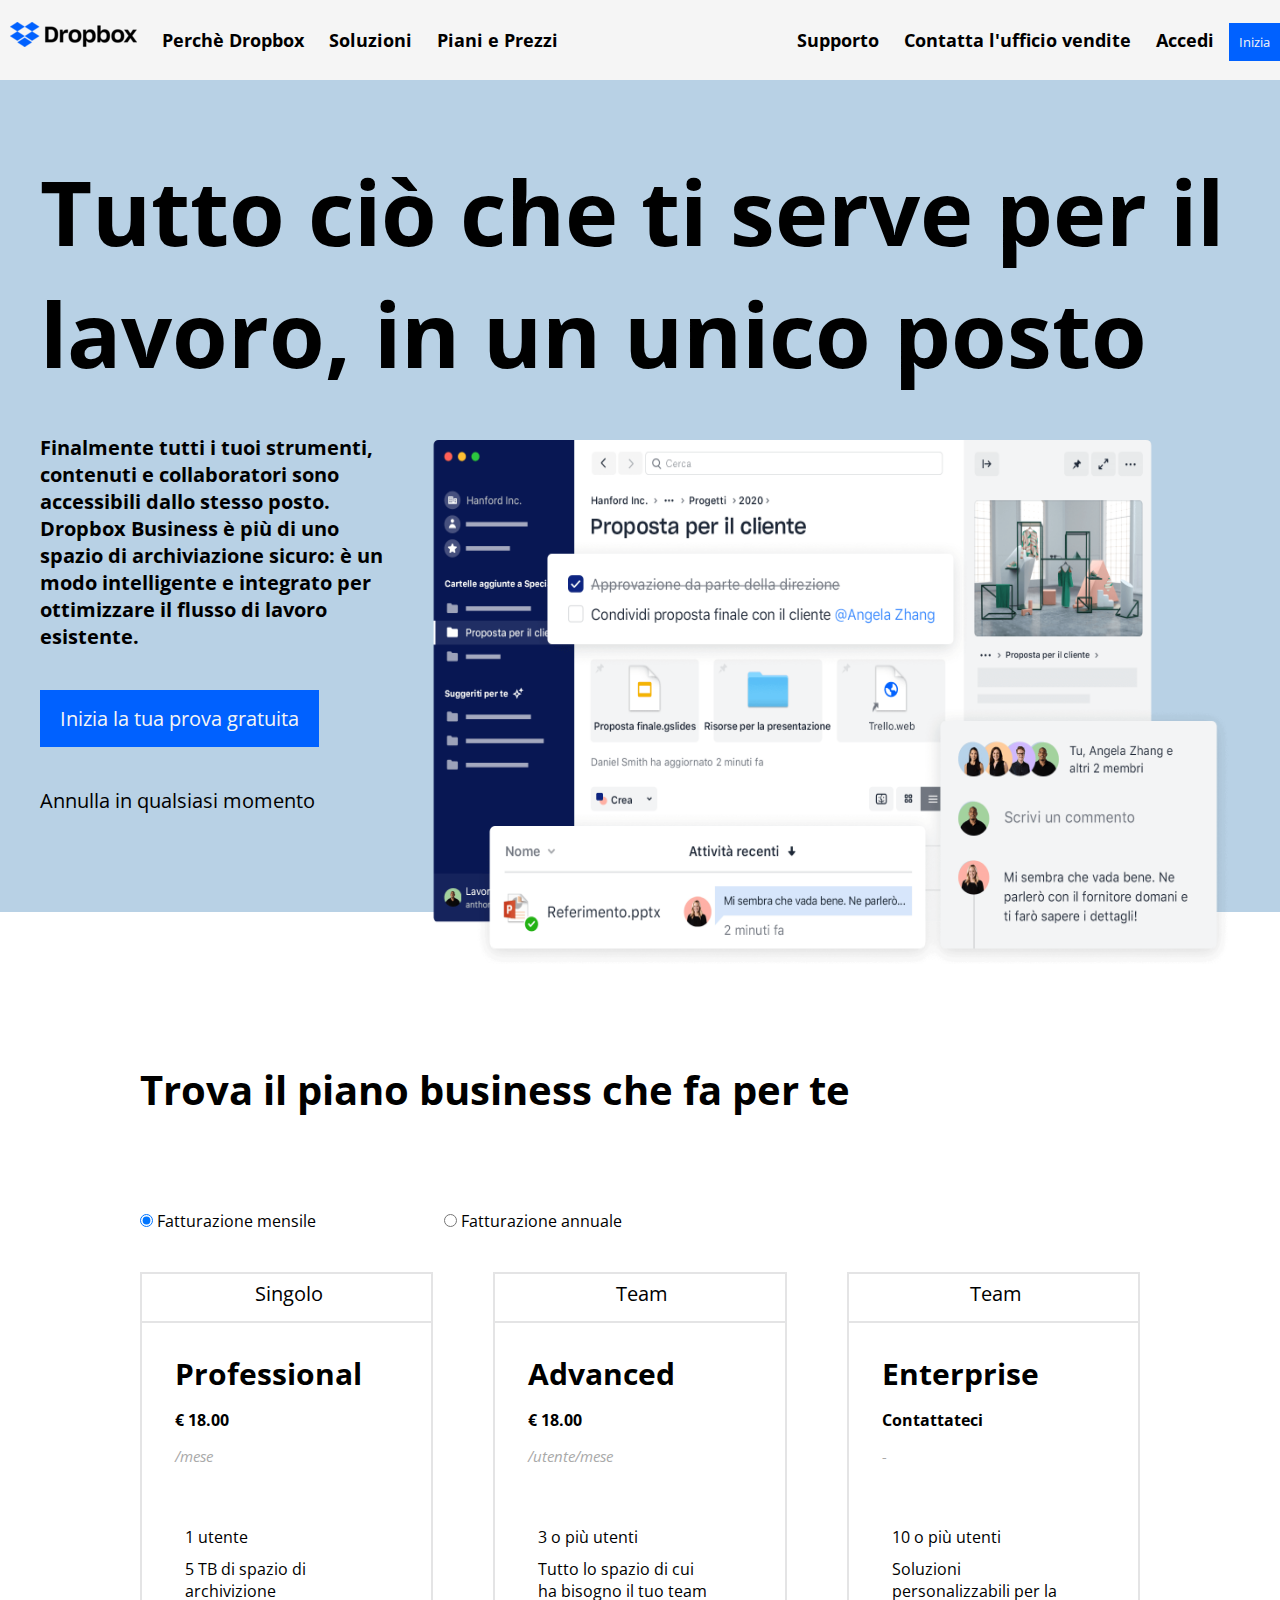
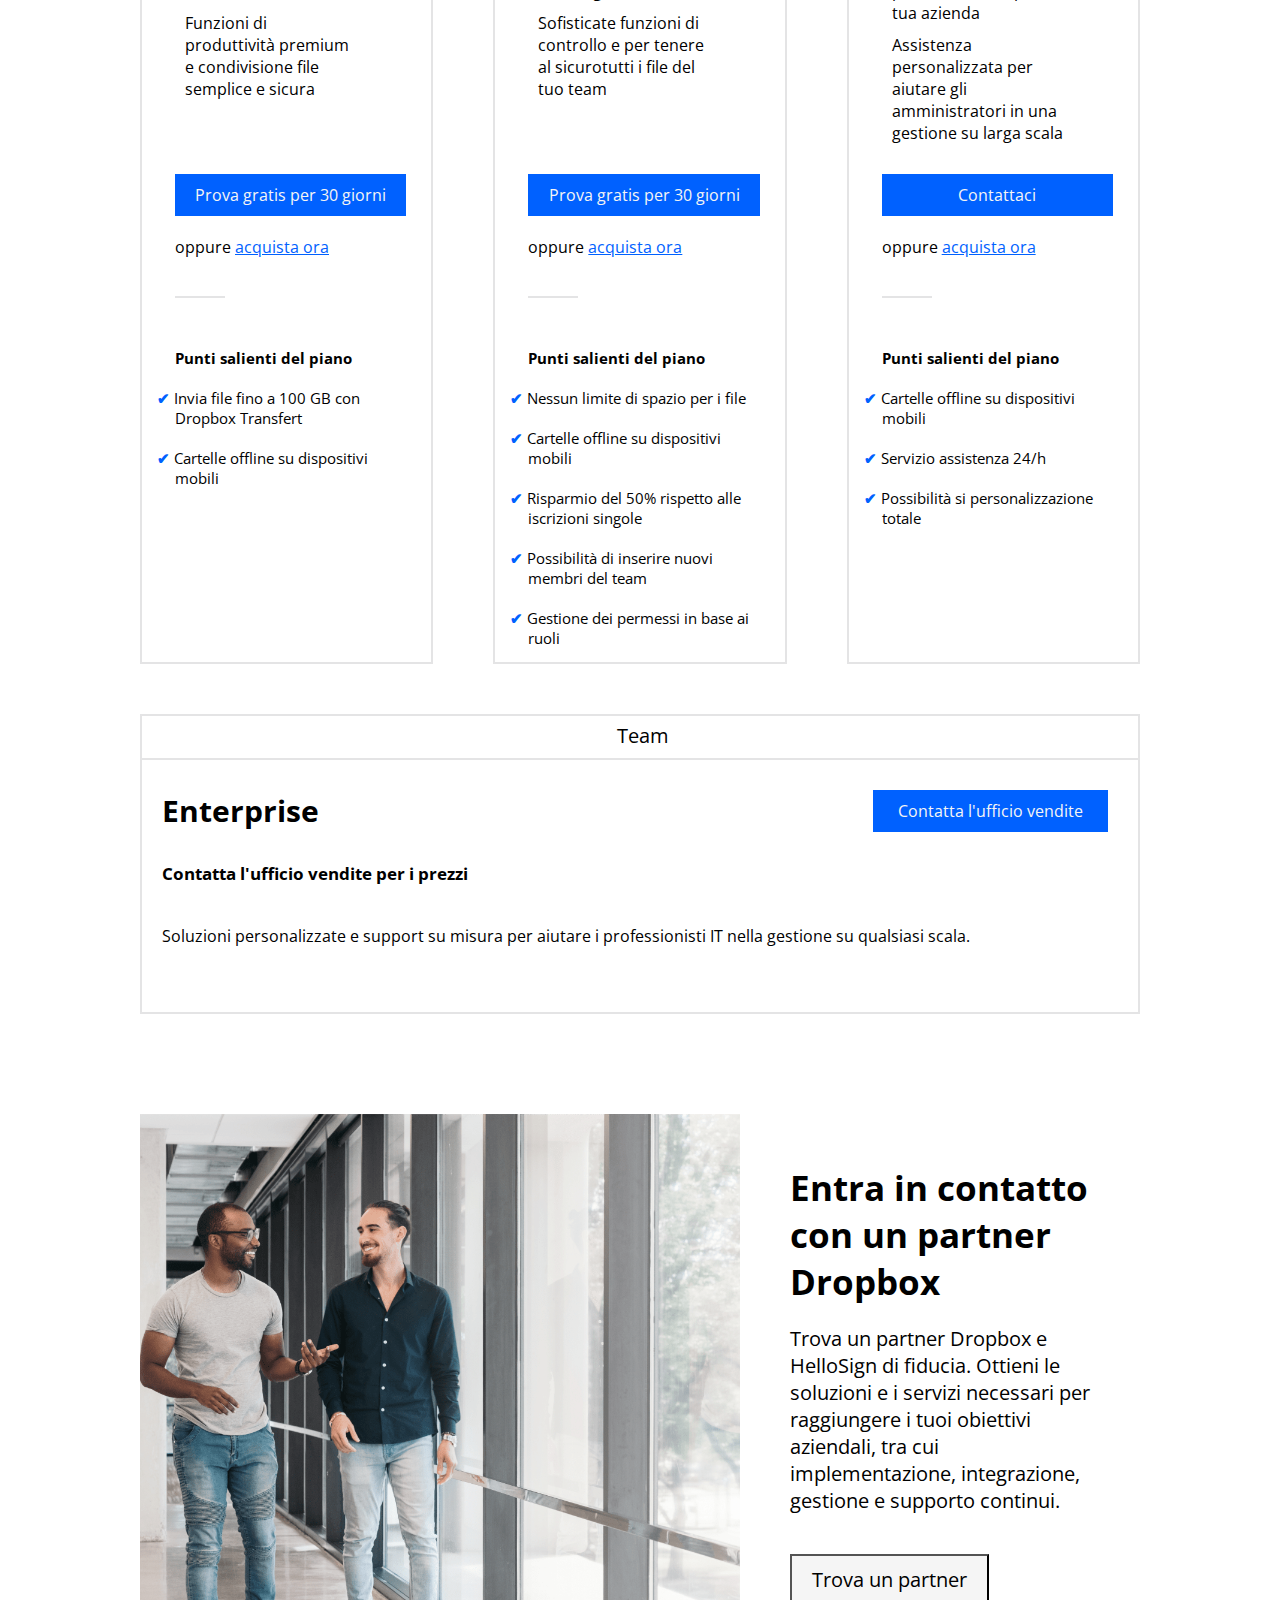
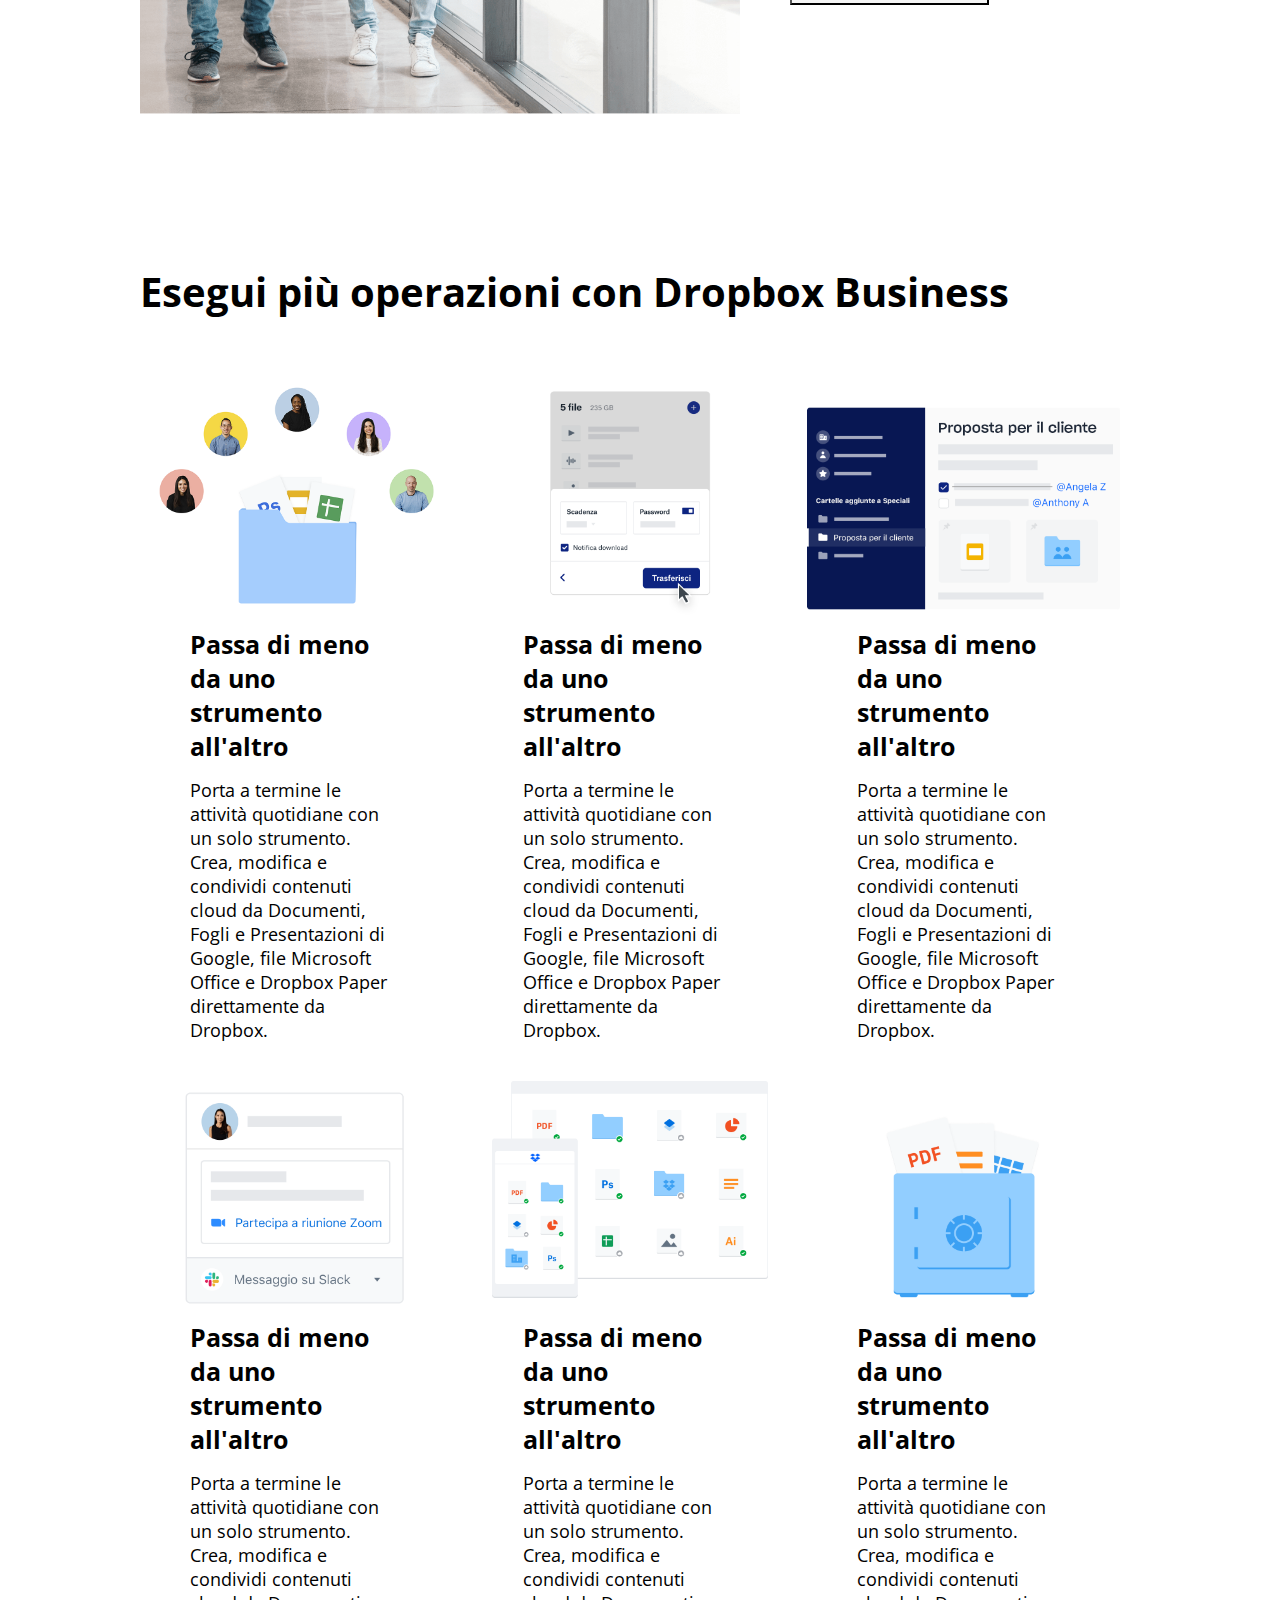
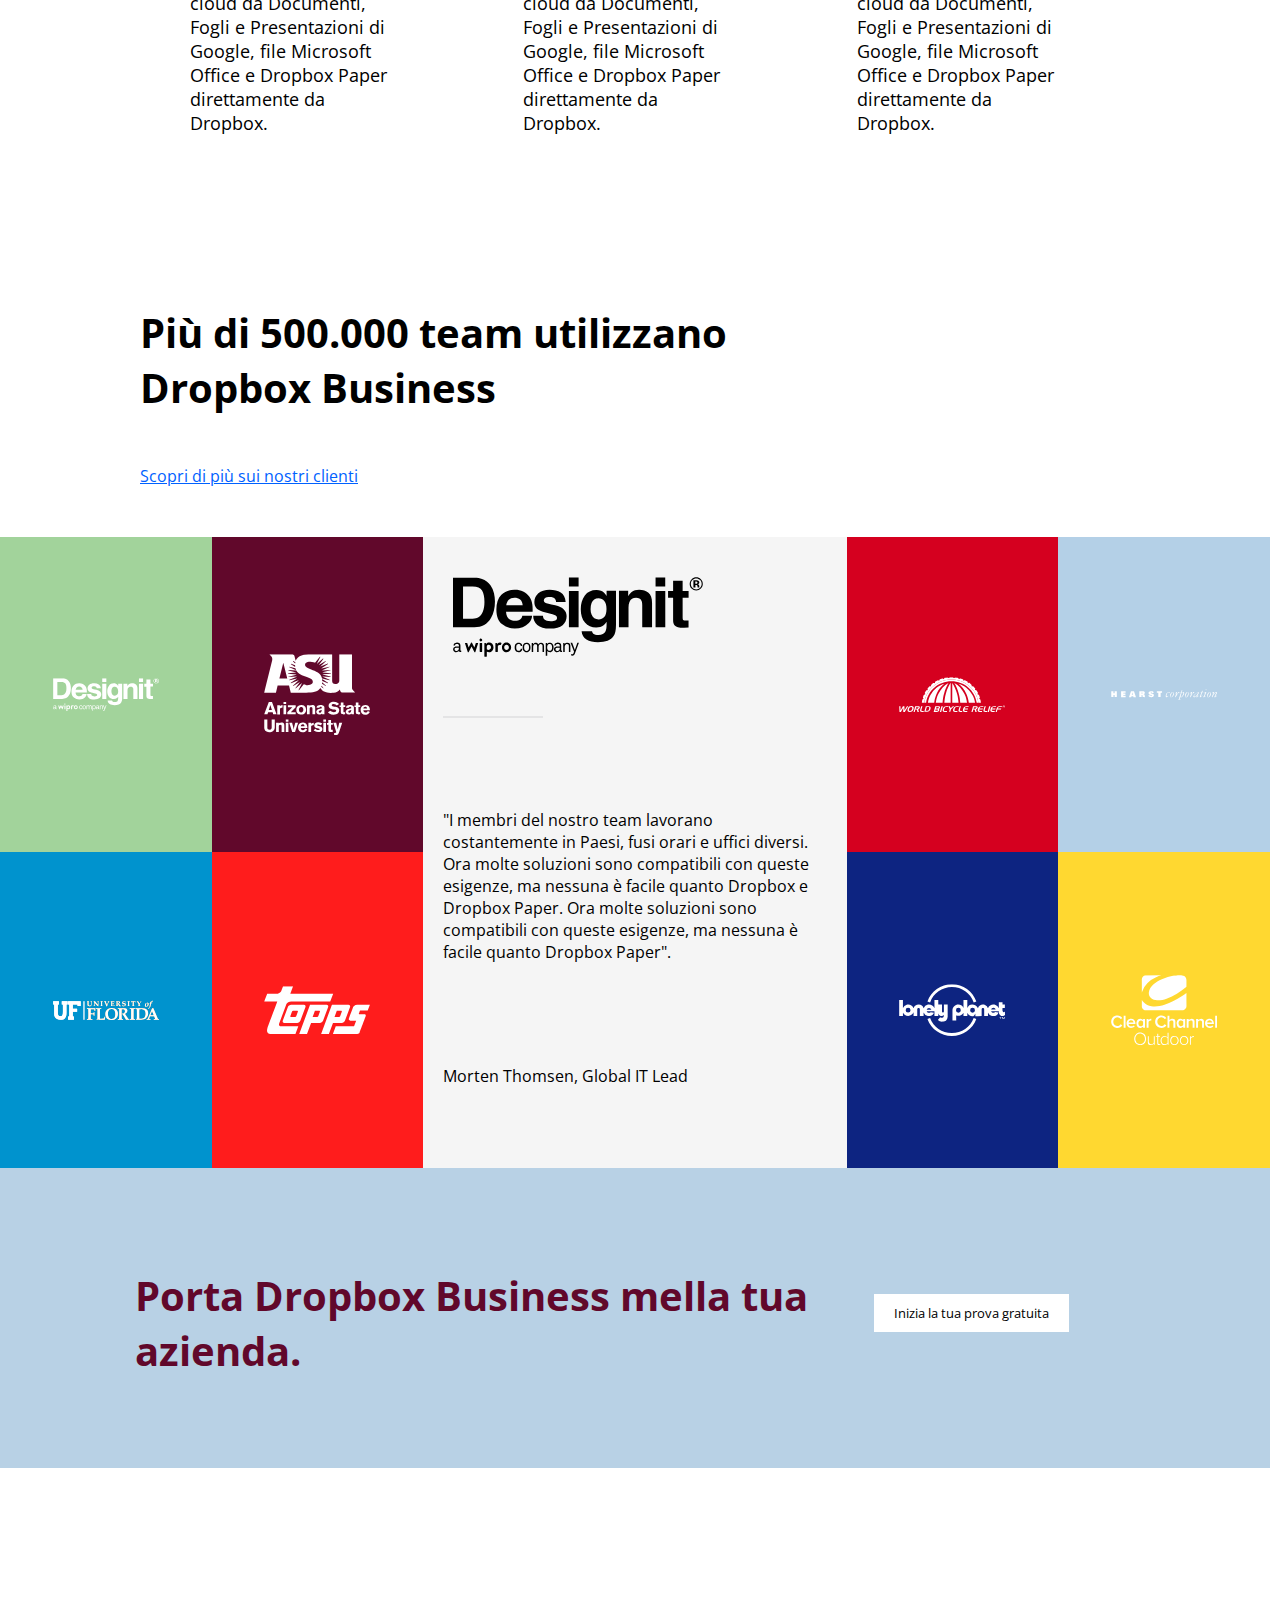
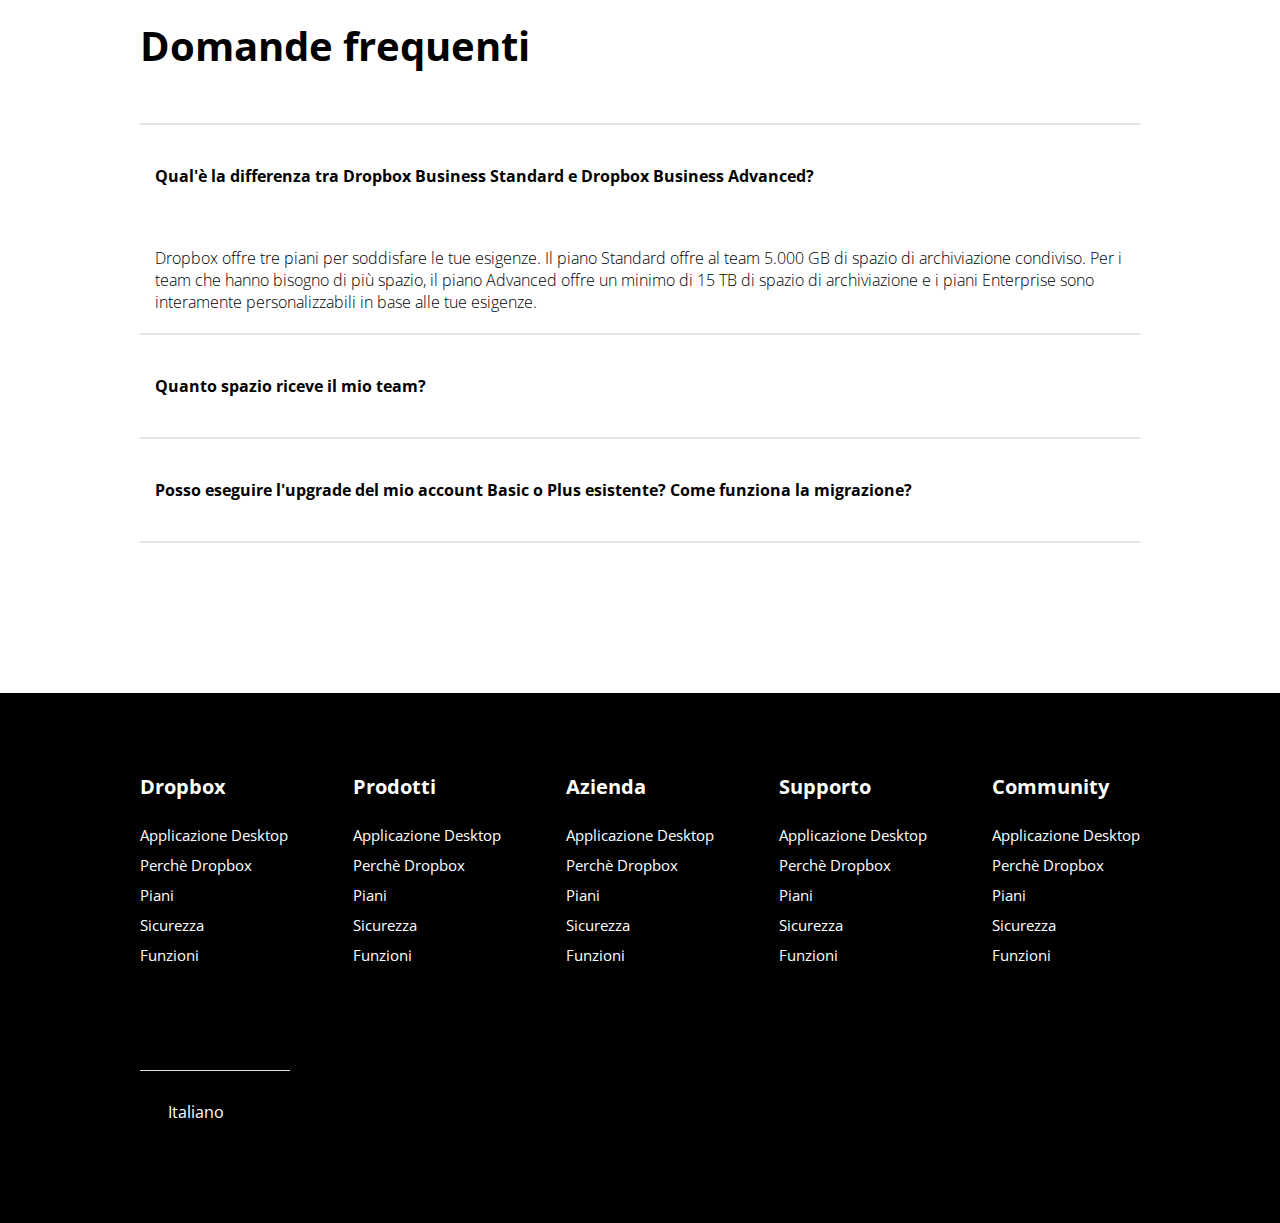
<file: index.html>
<!DOCTYPE html>
<html lang="en">

<head>
    <link rel="icon" href="img/images.png">
    <link rel="preconnect" href="https://fonts.googleapis.com">
    <link rel="preconnect" href="https://fonts.gstatic.com" crossorigin>
    <link
        href="https://fonts.googleapis.com/css2?family=Open+Sans:ital,wght@0,300;0,400;0,500;0,700;0,800;1,600&display=swap"
        rel="stylesheet">
    <link rel="stylesheet" href="https://cdnjs.cloudflare.com/ajax/libs/font-awesome/6.4.2/css/all.min.css"
        integrity="sha512-z3gLpd7yknf1YoNbCzqRKc4qyor8gaKU1qmn+CShxbuBusANI9QpRohGBreCFkKxLhei6S9CQXFEbbKuqLg0DA=="
        crossorigin="anonymous" referrerpolicy="no-referrer" />
    <link rel="stylesheet" href="css/style.css">
    <meta charset="UTF-8">
    <meta name="viewport" content="width=device-width, initial-scale=1.0">
    <title>Dropbox</title>
</head>

<body>
    <header>
        <nav>
            <div class="submenu-container">
                <img src="img/logo-small.png" alt="DropboxLogo">
                <a href="#">Perchè Dropbox</a>
                <a class="soluzioni" href="#">Soluzioni
                    <div class="submenu-wrapper">
                        <div class="submenu">
                            <div class="halfmenu">
                                <ul>
                                    <h5>Ruoli</h5>
                                    <li>Creativi</li>
                                    <li>Vendite</li>
                                    <li>Marketing</li>
                                    <li>Risorse Umane</li>
                                    <li>IT</li>
                                    <li>Team lead</li>
                                    <li>Personale</li>
                                </ul>
                            </div>
                            <div class="halfmenu">
                                <ul>
                                    <h5>Settori</h5>
                                    <li>Edilizia</li>
                                    <li>Tecnologia</li>
                                    <li>Settore manifatturiero</li>
                                    <li>Mass media</li>
                                    <li>Servizi professionali</li>
                                </ul>
                            </div>
                        </div>
                    </div>
                </a>
                <a href="pages/page2.html">Piani e Prezzi</a>
            </div>
            <div>
                <a href="#">Supporto</a>
                <a href="#">Contatta l'ufficio vendite</a>
                <a href="#">Accedi</a>
                <button class="btn">Inizia</button>
            </div>
        </nav>
        <div class="hero">
            <h1>Tutto ciò che ti serve per il <br> lavoro, in un unico posto</h1>
            <div class="hero-container">
                <div class="hero-text">
                    <p><strong>Finalmente tutti i tuoi strumenti, contenuti e collaboratori sono accessibili dallo
                            stesso posto.
                            Dropbox Business è più di uno spazio di archiviazione sicuro: è un modo intelligente e
                            integrato
                            per ottimizzare il flusso di lavoro esistente.</strong></p>
                    <button class="btn margin">Inizia la tua prova gratuita</button>
                    <p>Annulla in qualsiasi momento</p>
                    <a href="#professional">
                        <i id="arrow" class="fa-solid fa-arrow-down"></i>
                    </a>
                </div>
                <div class="hero-img">
                    <img src="img/jumbo.png" alt="Hero">
                </div>
            </div>
        </div>
    </header>
    <main>
        <!-- SECTION 1 -->
        <section class="main-container">
            <div>
                <h2>Trova il piano business che fa per te</h2>
                <div id="professional" class="checkbox-container">
                    <input type="radio" name="fatturazione" id="mensile" checked>
                    <label for="mensile">Fatturazione mensile</label>
                    <span class="space2"></span>
                    <input type="radio" name="fatturazione" id="annuale">
                    <label for="annuale">Fatturazione annuale</label>
                </div>
            </div>
            <div class="business-container">
                <div class="business">
                    <div class="business-header">
                        <i class="fa-solid fa-user"></i>
                        <span>Singolo</span>
                    </div>
                    <div class="business-body">
                        <div>
                            <h4>Professional</h4>
                            <p><strong>€ 18.00</strong></p>
                            <p class="em-grey"><em>/mese</em></p>
                        </div>
                        <div class="business-item-container">
                            <div class="business-item">
                                <i class="fa-solid fa-user"></i>
                            </div>
                            <div class="business-items">
                                <p class="p-margin">1 utente</p>
                            </div>
                        </div>
                        <div class="business-item-container">
                            <div class="business-item folder-position">
                                <i class="fa-solid fa-folder"></i>
                            </div>
                            <div class="business-items">
                                <p class="p-margin">5 TB di spazio di archivizione</p>
                            </div>
                        </div>
                        <div class="business-item-container">
                            <div class="business-item item-positions">
                                <i class="fa-solid fa-share-nodes"></i>
                            </div>
                            <div class="business-items">
                                <p class="p-margin">Funzioni di produttività premium e condivisione file semplice e
                                    sicura</p>
                            </div>
                        </div>
                        <a class="btn prova margin-fix">Prova gratis per 30 giorni</a>
                        <p>oppure <a class="business-link" href="">acquista ora</a></p>
                        <div class="space"></div>
                        <ul>
                            <h5>Punti salienti del piano</h5>
                            <li> Invia file fino a 100 GB con Dropbox Transfert</li>
                            <li> Cartelle offline su dispositivi mobili</li>
                        </ul>
                    </div>
                </div>
                <div class="business">
                    <div class="business-header">
                        <i class="fa-solid fa-users inline"></i>
                        <span>Team</span>
                    </div>
                    <div class="business-body">
                        <div>
                            <h4>Advanced</h4>
                            <p><strong>€ 18.00</strong></p>
                            <p class="em-grey"><em>/utente/mese</em></p>
                        </div>
                        <div class="business-item-container">
                            <div class="business-item">
                                <i class="fa-solid fa-users inline"></i>
                            </div>
                            <div class="business-items">
                                <p class="p-margin">3 o più utenti</p>
                            </div>
                        </div>
                        <div class="business-item-container">
                            <div class="business-item folder-position">
                                <i class="fa-solid fa-folder"></i>
                            </div>
                            <div class="business-items">
                                <p class="p-margin">Tutto lo spazio di cui ha bisogno il tuo team</p>
                            </div>
                        </div>
                        <div class="business-item-container">
                            <div class="business-item item-position">
                                <i class="fa-solid fa-share-nodes item-position"></i>
                            </div>
                            <div class="business-items">
                                <p class="p-margin">Sofisticate funzioni di controllo e per tenere al
                                    sicurotutti i file del tuo team</p>
                            </div>
                        </div>
                        <a class="btn prova margin-fix">Prova gratis per 30 giorni</a>
                        <p>oppure <a class="business-link" href="">acquista ora</a></p>
                        <div class="space"></div>
                        <ul>
                            <h5>Punti salienti del piano</h5>
                            <li> Nessun limite di spazio per i file</li>
                            <li> Cartelle offline su dispositivi mobili</li>
                            <li> Risparmio del 50% rispetto alle iscrizioni singole</li>
                            <li> Possibilità di inserire nuovi membri del team</li>
                            <li> Gestione dei permessi in base ai ruoli</li>
                        </ul>
                    </div>
                </div>
                <div class="business">
                    <div class="business-header">
                        <i class="fa-solid fa-users inline"></i>
                        <span>Team</span>
                    </div>
                    <div class="business-body">
                        <div>
                            <h4>Enterprise</h4>
                            <p><strong>Contattateci</strong></p>
                            <p class="em-grey"><em>-</em></p>
                        </div>
                        <div class="business-item-container">
                            <div class="business-item">
                                <i class="fa-solid fa-user"></i>
                            </div>
                            <div class="business-items">
                                <p class="p-margin">10 o più utenti</p>
                            </div>
                        </div>
                        <div class="business-item-container">
                            <div class="business-item folder-positions">
                                <i class="fa-solid fa-folder"></i>
                            </div>
                            <div class="business-items">
                                <p class="p-margin">Soluzioni personalizzabili per la tua azienda</p>
                            </div>
                        </div>
                        <div class="business-item-container">
                            <div class="business-item item-position">
                                <i class="fa-solid fa-share-nodes"></i>
                            </div>
                            <div class="business-items">
                                <p class="p-margin">Assistenza personalizzata per aiutare gli amministratori in una
                                    gestione su larga scala</p>
                            </div>
                        </div>
                        <a class="btn prova margin-fix2">Contattaci</a>
                        <p>oppure <a class="business-link" href="">acquista ora</a></p>
                        <div class="space"></div>
                        <ul>
                            <h5>Punti salienti del piano</h5>
                            <li> Cartelle offline su dispositivi mobili</li>
                            <li> Servizio assistenza 24/h</li>
                            <li> Possibilità si personalizzazione totale</li>
                        </ul>
                    </div>
                </div>
                <div class="business-bottom">
                    <div class="business-header header-bottom">
                        <i class="fa-solid fa-building"></i>
                        <span>Team</span>
                    </div>
                    <div class="enterprise-container">
                        <h4 class="enterprise-h4">Enterprise</h4>
                        <div class="btn enterprise-button">Contatta l'ufficio vendite</div>
                    </div>
                    <div class="text-bottom-container">
                        <h6>Contatta l'ufficio vendite per i prezzi</h6>
                        <p>Soluzioni personalizzate e support su misura per aiutare i professionisti IT nella gestione
                            su qualsiasi scala.</p>
                    </div>
                </div>
            </div>
            <div class="business-footer">
                <div class="business-footer-img">
                    <img src="img/partner.png" alt="Partners">
                </div>
                <div class="business-footer-text">
                    <div class="h3-container">
                        <h3>Entra in contatto con un partner Dropbox</h3>
                    </div>
                    <div class="p-container">
                        <p>Trova un partner Dropbox e HelloSign di fiducia. Ottieni le soluzioni e i servizi necessari
                            per raggiungere i tuoi obiettivi aziendali, tra cui implementazione, integrazione, gestione
                            e supporto continui.</p>
                    </div>
                    <div class="button-container">
                        <button>Trova un partner</button>
                    </div>
                </div>
            </div>
        </section>
        <!-- SECTION 2 -->
        <section class="main-container">
            <h2>Esegui più operazioni con Dropbox Business</h2>
            <div class="card-container">
                <div class="card">
                    <div class="card-img">
                        <img src="img/business-feature-switching-tools.png" alt="">
                    </div>
                    <div class="card-text">
                        <h4>Passa di meno da uno strumento all'altro</h4>
                        <p>Porta a termine le attività quotidiane con un solo strumento. Crea, modifica e condividi
                            contenuti cloud da Documenti, Fogli e Presentazioni di Google, file Microsoft Office e
                            Dropbox Paper direttamente da Dropbox.</p>
                    </div>
                </div>
                <div class="card">
                    <div class="card-img">
                        <img src="img/business-feature-send-files-it.png" alt="">
                    </div>
                    <div class="card-text">
                        <h4>Passa di meno da uno strumento all'altro</h4>
                        <p>Porta a termine le attività quotidiane con un solo strumento. Crea, modifica e condividi
                            contenuti cloud da Documenti, Fogli e Presentazioni di Google, file Microsoft Office e
                            Dropbox Paper direttamente da Dropbox.</p>
                    </div>
                </div>
                <div class="card">
                    <div class="card-img">
                        <img src="img/business-feature-coordinate-it.png" alt="">
                    </div>
                    <div class="card-text">
                        <h4>Passa di meno da uno strumento all'altro</h4>
                        <p>Porta a termine le attività quotidiane con un solo strumento. Crea, modifica e condividi
                            contenuti cloud da Documenti, Fogli e Presentazioni di Google, file Microsoft Office e
                            Dropbox Paper direttamente da Dropbox.</p>
                    </div>
                </div>
                <div class="card">
                    <div class="card-img">
                        <img src="img/business-feature-integrations-it.png" alt="">
                    </div>
                    <div class="card-text">
                        <h4>Passa di meno da uno strumento all'altro</h4>
                        <p>Porta a termine le attività quotidiane con un solo strumento. Crea, modifica e condividi
                            contenuti cloud da Documenti, Fogli e Presentazioni di Google, file Microsoft Office e
                            Dropbox Paper direttamente da Dropbox.</p>
                    </div>
                </div>
                <div class="card">
                    <div class="card-img">
                        <img src="img/business-feature-multi-device.png" alt="">
                    </div>
                    <div class="card-text">
                        <h4>Passa di meno da uno strumento all'altro</h4>
                        <p>Porta a termine le attività quotidiane con un solo strumento. Crea, modifica e condividi
                            contenuti cloud da Documenti, Fogli e Presentazioni di Google, file Microsoft Office e
                            Dropbox Paper direttamente da Dropbox.</p>
                    </div>
                </div>
                <div class="card">
                    <div class="card-img">
                        <img src="img/business-feature-security.png" alt="">
                    </div>
                    <div class="card-text">
                        <h4>Passa di meno da uno strumento all'altro</h4>
                        <p>Porta a termine le attività quotidiane con un solo strumento. Crea, modifica e condividi
                            contenuti cloud da Documenti, Fogli e Presentazioni di Google, file Microsoft Office e
                            Dropbox Paper direttamente da Dropbox.</p>
                    </div>
                </div>
            </div>
        </section>
        <!-- SECTION 3 -->
        <section class="main-container">
            <h2>Più di 500.000 team utilizzano <br> Dropbox Business</h2>
            <a class="blue-underline" href="">Scopri di più sui nostri clienti</a>
        </section>
        <!-- SECTION 4 -->
        <section id="big-section">
            <div class="square-container">
                <div class="square">
                    <div class="small-box">
                        <div class="box-main bg-greenish">
                            <img src="img/designit.svg" alt="designitLogo">
                        </div>
                        <div class="box-hidden bg-heavygreen"></div>
                    </div>
                    <div class="small-box">
                        <div class="box-main bg-bordeux">
                            <img src="img/arizona_state_university.svg" alt="ASUlogo">
                        </div>
                        <div class="box-hidden bg-heavybordeux"></div>
                    </div>
                    <div class="small-box">
                        <div class="box-main bg-lightblue">
                            <img src="img/university_of_florida.svg" alt="UFlogo">
                        </div>
                        <div class="box-hidden bg-notlightblueanymore"></div>
                    </div>
                    <div class="small-box">
                        <div class="box-main bg-hotred">
                            <img src="img/topps.svg" alt="ToppsLogo">
                        </div>
                        <div class="box-hidden bg-heavyhotred"></div>
                    </div>
                </div>
                <div class="square middlesquare bg-lightgrey">
                    <div class="designit">
                        <img src="img/designit.svg" alt="desingitlogo">
                    </div>
                    <div class="space space2"></div>
                    <p>"I membri del nostro team lavorano costantemente in Paesi, fusi orari e uffici diversi. Ora molte
                        soluzioni sono compatibili con queste esigenze, ma nessuna è facile quanto Dropbox e Dropbox
                        Paper. Ora molte soluzioni sono compatibili con queste esigenze, ma nessuna è facile quanto
                        Dropbox Paper".</p>
                    <p>Morten Thomsen, Global IT Lead</p>
                </div>
                <div class="square">
                    <div class="small-box">
                        <div class="box-main bg-red">
                            <img src="img/world_bicycle_relief.svg" alt="wbrLogo">
                        </div>
                        <div class="box-hidden bg-heavyhotred"></div>
                    </div>
                    <div class="small-box">
                        <div class="box-main bg-superlightblue">
                            <img src="img/hearst_corp.svg" alt="heartsLogo">
                        </div>
                        <div class="box-hidden bg-heavylightblue"></div>
                    </div>
                    <div class="small-box">
                        <div class="box-main bg-blue">
                            <img src="img/lonely_planet.svg" alt="LPlogo">
                        </div>
                        <div class="box-hidden bg-superheavyblue"></div>
                    </div>
                    <div class="small-box">
                        <div class="box-main bg-yellow">
                            <img src="img/clear_channel.svg" alt="ccLogo">
                        </div>
                        <div class="box-hidden bg-heavyyellow"></div>
                    </div>
                </div>
            </div>
            <div class="rectangle">
                <div class="rectangle-wrapper">
                    <h2>Porta Dropbox Business mella tua azienda.</h2>
                    <div class="rectangle-button">
                        <button>Inizia la tua prova gratuita</button>
                    </div>
                </div>
            </div>
        </section>
        <!-- SECTION 5 -->
        <section class="main-container">
            <h2>Domande frequenti</h2>
            <div class="summary-wrapper">
                <div class="summary-container">
                    <form action="">
                        <details open>
                            <summary >Qual'è la differenza tra Dropbox Business Standard e Dropbox Business Advanced?  
                                <i class="fa-solid fa-chevron-up"></i> 
                            </summary>
                            <p>Dropbox offre tre piani per soddisfare le tue esigenze. Il piano Standard offre al team
                                5.000 GB di spazio di archiviazione condiviso. Per i team che hanno bisogno di più
                                spazio, il piano Advanced offre un minimo di 15 TB di spazio di archiviazione e i piani
                                Enterprise sono interamente personalizzabili in base alle tue esigenze.
                            </p>  
                        </details>
                    </form>
                </div>
                <div class="summary-container">
                    <form>
                        <details>
                            <summary>Quanto spazio riceve il mio team?
                                <i id="chevlong" class="fa-solid fa-chevron-up"></i> 
                            </summary>
                            <p>Dropbox offre tre piani unici per i team in base alle tue esigenze. Il piano Standard fornisce 5.000 GB di spazio di archiviazione condiviso. Per i team che hanno bisogno di più spazio, Advanced offre un minimo di 15 TB di spazio di archiviazione e i piani Enterprise sono interamente personalizzabili in base alle esigenze.</p>
                        </details>
                    </form>
                </div>
                <div class="summary-container extra">
                    <form>
                        <details>
                            <summary>Posso eseguire l'upgrade del mio account Basic o Plus esistente? Come funziona la migrazione?
                                <i id="chevshort" class="fa-solid fa-chevron-up"></i> 
                            </summary>
                            <p>Se usi già Dropbox, passare a un piano per team è facile. I tuoi contenuti non subiranno alcuna modifica. I file non verranno spostati e tutte le impostazioni (ad esempio le relazioni tra cartelle condivise e dispositivi collegati) rimarranno invariate. Per gli amministratori: i membri del team che già usano Dropbox usufruiranno della stessa esperienza, mentre a tutti gli utenti che non dispongono di un account Dropbox verrà chiesto di registrarsi quando invii un invito. Per gli utenti Plus che passano a un piano per team, tutto il credito residuo sarà restituito sotto forma di rimborso proporzionale sul metodo di pagamento originale.</p>
                        </details>
                    </form>
                </div>

            </div>
        </section>
    </main>
    <!-- FOOTER -->
    <footer>
        <div class="footer-top">
            <ul>
                <h6>Dropbox</h6>
                <li>Applicazione Desktop</li>
                <li>Perchè Dropbox</li>
                <li>Piani</li>
                <li>Sicurezza</li>
                <li>Funzioni</li>
            </ul>
            <ul>
                <h6>Prodotti</h6>
                <li>Applicazione Desktop</li>
                <li>Perchè Dropbox</li>
                <li>Piani</li>
                <li>Sicurezza</li>
                <li>Funzioni</li>
            </ul>
            <ul>
                <h6>Azienda</h6>
                <li>Applicazione Desktop</li>
                <li>Perchè Dropbox</li>
                <li>Piani</li>
                <li>Sicurezza</li>
                <li>Funzioni</li>
            </ul>
            <ul>
                <h6>Supporto</h6>
                <li>Applicazione Desktop</li>
                <li>Perchè Dropbox</li>
                <li>Piani</li>
                <li>Sicurezza</li>
                <li>Funzioni</li>
            </ul>
            <ul>
                <h6>Community</h6>
                <li>Applicazione Desktop</li>
                <li>Perchè Dropbox</li>
                <li>Piani</li>
                <li>Sicurezza</li>
                <li>Funzioni</li>
            </ul>
        </div>
        <div class="footer-bot">
            <div class="footer-space"></div>
            <div class="select-container">
                <i class="fa-solid fa-earth-americas"></i>
                <i class="fa-solid fa-caret-up"></i>
                <select name="Lingua" class="select-box">
                    <option id="pointer" value="Italiano">Italiano</option>
                    <option value="Inglese">Inglese</option>
                    <option value="Tedesco">Tedesco</option>
                    <option value="Spagnolo">Spagnolo</option>
                    <option value="Cinese">Cinese</option>
                    <option value="Giapponese">Giapponese</option>
                    <option value="Portoghese">Portoghese</option>
                    <option value="Russo">Russo</option>
                    <option value="Polacco">Polacco</option>
                    <option value="Turco">Turco</option>
                    <option value="Indu">Indu</option>
                </select>
            </div>
        </div>
    </footer>
</body>

</html>
</file>
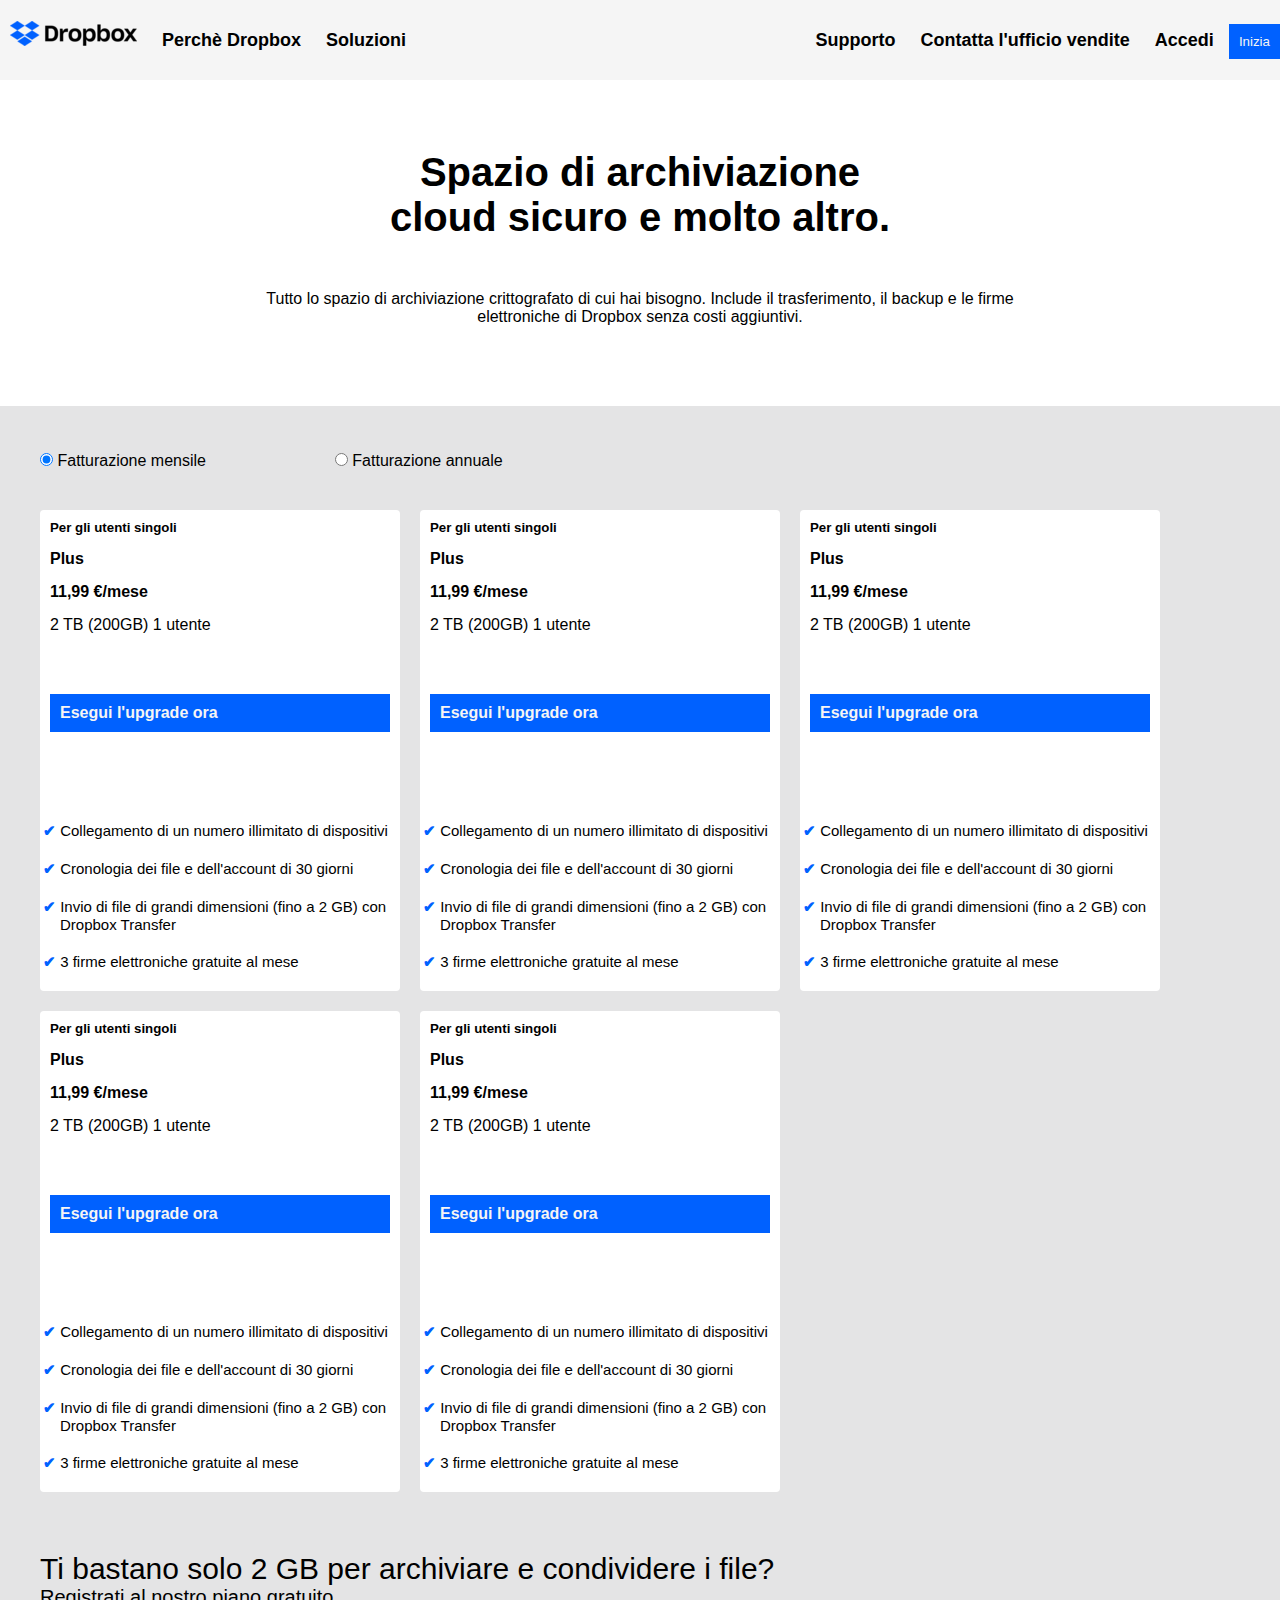
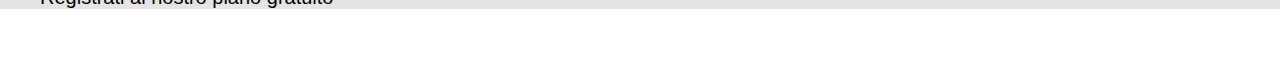
<file: pages/page2.html>
<!DOCTYPE html>
<html lang="en">
<head>
    <link rel="icon" href="../img/images.png">
    <link rel="stylesheet" href="../css/style.css">
    <meta charset="UTF-8">
    <meta name="viewport" content="width=device-width, initial-scale=1.0">
    <title>Prezzi</title>
</head>
<body>
    <header id="header-prezzi">
        <nav>
            <div class="submenu-container">
                <img src="../img/logo-small.png" alt="DropboxLogo">
                <a href="../index.html">Perchè Dropbox</a>
                <a class="soluzioni" href="#">Soluzioni</a>
            </div>
            <div>
                <a href="../index.html">Supporto</a>
                <a href="../index.html">Contatta l'ufficio vendite</a>
                <a href="../index.html">Accedi</a>
                <button class="btn">Inizia</button>
            </div>
        </nav>
        <div class="small-hero">
            <h2>Spazio di archiviazione <br> cloud sicuro e molto altro.</h2>
            <p>Tutto lo spazio di archiviazione crittografato di cui hai bisogno. Include il trasferimento, il backup e le firme elettroniche di Dropbox senza costi aggiuntivi.</p>
        </div>
    </header>
    <main id="main-prezzi">
        <section class="hero">
            <div id="professional" class="checkbox-container">
                <input type="radio" name="fatturazione" id="mensile" checked>
                <label for="mensile">Fatturazione mensile</label>
                <span class="space2"></span>
                <input type="radio" name="fatturazione" id="annuale">
                <label for="annuale">Fatturazione annuale</label>
            </div>
            <div class="prezzi-container">
                <div class="prezzi">
                    <div class="prezzi-top">
                        <h5>Per gli utenti singoli</h5>
                        <h4>Plus</h4>
                        <p><strong>11,99 €/mese</strong></p>
                        <p id="xd">2 TB (200GB) 1 utente</p>
                        <div class="btn"><strong>Esegui l'upgrade ora</strong></div>
                    </div>
                    <div class="prezzi-bot">
                        <ul>
                            <li> Collegamento di un numero illimitato di dispositivi</li>
                            <li> Cronologia dei file e dell'account di 30 giorni</li>
                            <li> Invio di file di grandi dimensioni (fino a 2 GB) con Dropbox Transfer</li>
                            <li> 3 firme elettroniche gratuite al mese</li>
                        </ul>
                    </div>
                </div>
                <div class="prezzi">
                    <div class="prezzi-top">
                        <h5>Per gli utenti singoli</h5>
                        <h4>Plus</h4>
                        <p><strong>11,99 €/mese</strong></p>
                        <p id="xd">2 TB (200GB) 1 utente</p>
                        <div class="btn"><strong>Esegui l'upgrade ora</strong></div>
                    </div>
                    <div class="prezzi-bot">
                        <ul>
                            <li> Collegamento di un numero illimitato di dispositivi</li>
                            <li> Cronologia dei file e dell'account di 30 giorni</li>
                            <li> Invio di file di grandi dimensioni (fino a 2 GB) con Dropbox Transfer</li>
                            <li> 3 firme elettroniche gratuite al mese</li>
                        </ul>
                    </div>
                </div>
                <div class="prezzi">
                    <div class="prezzi-top">
                        <h5>Per gli utenti singoli</h5>
                        <h4>Plus</h4>
                        <p><strong>11,99 €/mese</strong></p>
                        <p id="xd">2 TB (200GB) 1 utente</p>
                        <div class="btn"><strong>Esegui l'upgrade ora</strong></div>
                    </div>
                    <div class="prezzi-bot">
                        <ul>
                            <li> Collegamento di un numero illimitato di dispositivi</li>
                            <li> Cronologia dei file e dell'account di 30 giorni</li>
                            <li> Invio di file di grandi dimensioni (fino a 2 GB) con Dropbox Transfer</li>
                            <li> 3 firme elettroniche gratuite al mese</li>
                        </ul>
                    </div>
                </div>
                <div class="prezzi">
                    <div class="prezzi-top">
                        <h5>Per gli utenti singoli</h5>
                        <h4>Plus</h4>
                        <p><strong>11,99 €/mese</strong></p>
                        <p id="xd">2 TB (200GB) 1 utente</p>
                        <div class="btn"><strong>Esegui l'upgrade ora</strong></div>
                    </div>
                    <div class="prezzi-bot">
                        <ul>
                            <li> Collegamento di un numero illimitato di dispositivi</li>
                            <li> Cronologia dei file e dell'account di 30 giorni</li>
                            <li> Invio di file di grandi dimensioni (fino a 2 GB) con Dropbox Transfer</li>
                            <li> 3 firme elettroniche gratuite al mese</li>
                        </ul>
                    </div>
                </div>
                <div class="prezzi">
                    <div class="prezzi-top">
                        <h5>Per gli utenti singoli</h5>
                        <h4>Plus</h4>
                        <p><strong>11,99 €/mese</strong></p>
                        <p id="xd">2 TB (200GB) 1 utente</p>
                        <div class="btn"><strong>Esegui l'upgrade ora</strong></div>
                    </div>
                    <div class="prezzi-bot">
                        <ul>
                            <li> Collegamento di un numero illimitato di dispositivi</li>
                            <li> Cronologia dei file e dell'account di 30 giorni</li>
                            <li> Invio di file di grandi dimensioni (fino a 2 GB) con Dropbox Transfer</li>
                            <li> 3 firme elettroniche gratuite al mese</li>
                        </ul>
                    </div>
                </div>
            </div>
            <div class="section-footer">
                <h3>Ti bastano solo 2 GB per archiviare e condividere i file?</h3>
                <a href="">Registrati al nostro piano gratuito</a>
            </div>
        </section>
    </main>
    
</body>
</html>
</file>
<file: css/style.css>
*{
    margin: 0;
    padding: 0;
    box-sizing: border-box;
    font-family: 'Open Sans', sans-serif;
    scroll-behavior: smooth;
}
:root {
    --color-bg-hero: #b8d1e5;
    --color-bg-footer: #000000;
    --color-bg-main: #ffffff;
    --color-giallognolo: #ffd830;
    --color-bluastro: #0d2481;
    --color-red1: #ff1c1c;
    --color-lightblue: #0093ce;
    --color-whoknows: #b4d0e7;
    --color-redbello: #d5001f;
    --color-bordeux: #61082b;
    --color-peggiorverdedisempre: #a2d39b;
    --color-bg-bottom: #0061ff;
    --color-white: #f5f5f5;
    --color-borders: #e4e4e5;
    --color-submenu: #f1ede7;
    --color-btn-hover: #004dcc;
    --color-submenu-hover: #e8e2d7;
    --width-container: 1000px;
    --width-hero: 1200px;
}
/* NAV */
a{
    text-decoration: none;
    color: var(--color-bg-footer);
}
nav{
    background-color: var(--color-white);
    width: 100%;
    height: 80px;
    display: flex;
    justify-content: space-between;
    align-items: center;
    line-height: 80px;
    font-size: 18px;
    font-weight: bold;
    position: fixed;
    top: 0;
    left: 0;
    z-index: 100;
}
.submenu-container{
    position: relative;
}
.submenu-wrapper{
    width: 400px;
    position: absolute;
    bottom: -285px;
    right: -156px;
    display: none;
}
.submenu{
    width: 100%;
    height: 100%;
    display: flex;
    justify-content: center;
    background-color: var(--color-submenu);
    color: var(--color-bg-footer);
}
.halfmenu{
    width: 50%;
    height: 100%;
    display: inline-block;
    line-height: 1;
}
.halfmenu > ul{
    list-style: none;
}
.halfmenu > ul > h5{
    font-size: 20px;
    padding: 10px 10px;
}
.halfmenu > ul > li{
    line-height: none;
    font-weight: 400;
    font-size: 15px;
    padding: 10px 10px;
}
nav > div > img{
    padding-left: 10px;
    padding-right: 10px;
}
nav > div > a{
    padding: 28px 10px;
}
nav > div > a:hover{
    border-bottom: 2px solid var(--color-bg-footer);
}
.soluzioni:hover .submenu-wrapper{
    display: block;
}
.halfmenu > ul > li:hover{
    background-color: var(--color-submenu-hover);
}
/* HERO */
header{
    background-color: var(--color-bg-hero);
}
.hero{
    max-width: var(--width-hero);
    margin: 0 auto;
    margin-top: 80px;
}
.hero > h1{
    font-size: 90px;
    padding-bottom: 40px;
    padding-top: 70px;
}
.hero-container{
    display: flex;
    justify-content: center;
}
.hero-text{
    width: 30%;
    position: relative;
}
.hero-text > p{
    margin-bottom: 40px;
    font-size: 20px;
}
.btn{
    appearance: none;
    border: none;
    background-color: var(--color-bg-bottom);
    color: var(--color-white);
    padding: 10px 10px;
    cursor: pointer;
}
.margin{
    margin-bottom: 40px;
    padding: 15px 20px;
    font-size: 20px;
}
.hero-img{
    width: 70%;
}
.hero-img > img{
    width: 100%;
    height: 110%;
    position: relative;
    bottom: -5px;
    left: 0;
}
#arrow{
    font-size: 50px;
    position: absolute;
    bottom: 20px;
    left: 0px;
}
#header-prezzi{
    background-color: var(--color-bg-main);
}
.small-hero{
    width: 800px;
    margin: 0 auto;
    margin-top: 100px;
    text-align: center;
}
/* MAIN */
main{
    background-color: var(--color-bg-main);
}
#main-prezzi{
    background-color: var(--color-borders);
}
.prezzi-container{
    width: 100%;
    display: flex;
    justify-content: flex-start;
    gap: 20px;
    flex-flow: row wrap;
}
.prezzi{
    width: calc(100% / 3 - 40px);
    background-color: var(--color-bg-main);
    border-radius: 4px;
}
.prezzi-top{
    padding: 10px;
}
.prezzi-bot > ul{
    list-style: none;
}
.prezzi-bot > ul > li{
    margin: 20px 10px 20px 20px;
    font-size: 15px;
    text-indent: -17px;
}
.prezzi-top > .btn{
    margin: 60px 0;
}
.prezzi-top > h4,#xd{
    margin: 15px 0;
}
.prezzi-bot > ul > li:before{
    content: "\2714";
    color: var(--color-bg-bottom);
    font-size: 15px;
    font-weight: bold;
}
.section-footer{
    width: 80%;
    margin: auto;
    margin: 60px 0;
}
.section-footer > h3{
    font-size: 30px;
    font-weight: 500;
}
.section-footer > a{
    font-size: 20px;
    padding-top: 40px;
}
h2{
    font-size: 40px;
    padding: 50px 0;
}
.main-container{
    max-width: var(--width-container);
    margin: 0 auto;
    margin-top: 100px;
}
.checkbox-container{
    padding: 40px 0;
}
.space2{
    margin-left: 80px;
    display: inline-block;
}
.business-container{
    width: 100%;
    display: flex;
    justify-content: space-between;
    flex-flow: row wrap;
}
.business{
    width: calc((100% / 3) - 40px);
    border: 2px solid var(--color-borders);
}
.business-bottom{
    width: 100%;
    height: 300px;
    border: 2px solid var(--color-borders);
    margin-top: 50px;
}
.business-header{
    width: 100%;
    height: 5%;
    border-bottom: 2px solid var(--color-borders);
    text-align: center;
    line-height: 40px;
}
.business-header > span{
    font-size: 20px;
    padding-left: 5px;
}
.header-bottom{
    height: 15%;
}
.inline{
    display: inline;
}
.business-body{
    width: 80%;
    margin-left: 33px;
}
.business-body > div > h4{
    margin-top: 30px;
    padding-bottom: 15px;
    font-size: 30px;
}
.p-margin{
    margin-left: 10px;
}
.em-grey{
    color: darkgrey;
    font-size: 15px;
    padding-top: 15px;
    margin-bottom: 50px;
}
.enterprise-container{
    width: 100%;
    display: flex;
    justify-content: space-between;
    margin-top: 30px;
}
.prova{
    margin-top: 30px;
    margin-bottom: 20px;
    display: block;
    text-align: center;
}
.text-bottom-container{
    height: 50%;
    margin: 30px 20px 0 20px;
}
.text-bottom-container > h6{
    font-size: 17px;
    padding-bottom: 40px;
}
.enterprise-button{
    display: inline-block;
    margin-right: 30px;
    padding: 10px 25px;
}
.enterprise-h4{
    display: inline-block;
    font-size: 30px;
    padding-left: 20px;
}
.margin-fix{
    margin-top: 74px;
}
.margin-fix2{
    margin-top: 30px;
}
.business-item-container{
    width: 100%;
}
.business-item{
    display: inline;
    width: 10%;
    height: 30px;
    padding-top: 15px;
    position: relative;
    top: 0px;
    left: 0;
}
.folder-position{
    top: -20px;
}
.folder-positions{
    top: -40px;
}
.item-position{
    top: -65px;
}
.item-positions{
    top: -40px;
}
.business-items{
    display: inline-block;
    width: 80%;
    height: 30px;
    padding-top: 10px;
}
.business-link{
    color: var(--color-bg-bottom);
    text-decoration: underline;
}
.space{
    width: 50px;
    height: 10px;
    border-bottom: 2px solid var(--color-borders);
    margin: 30px 0;
}
.business-body > ul{
    list-style: none;
}
.business-body > ul > li{
    margin-bottom: 20px;
    font-size: 15px;
    text-indent: -18px;
}
.business-body > ul > h5{
    font-size: 15px;
    padding: 20px 0;
}
.business-body > ul > li::before{
    content: "\2714";
    color: var(--color-bg-bottom);
    font-size: 15px;
    font-weight: bold;
}
.business-footer{
   width: 100%;
   height: 600px;
   display: flex;
   margin-top: 100px;
   justify-content: center;
}
.business-footer-img{
    width: 60%;
}
.business-footer-img > img{
    width: 100%;
    height: 100%;
    object-fit: cover;
    padding: 0;
}
.business-footer-text{
    width: 40%;
    padding: 50px 50px 0 50px;
}
.h3-container{
    width: 100%;
    padding-bottom: 20px;
}
.h3-container > h3{
    font-size: 35px;
}
.p-container{
    width: 100%;
}
.p-container > p{
    font-size: 20px;
    padding-bottom: 20px;
}
.button-container{
    width: 100%;
}
.button-container > button{
    appearance: none;
    padding: 10px 20px;
    background-color: var(--color-white);
    font-size: 20px;
    margin-top: 20px;
}
.card-container{
    width: 100%;
    display: flex;
    justify-content: center;
    align-items: center;
    flex-flow: row wrap;
}
.card{
    width: calc((100% - 60px) / 3);
    margin-right: 20px;
    margin-bottom: 20px;
}
.card-img{
    width: 100%;
    height: 40%;
}
.card-img > img{
    width: 100%;
    height: 100%;
    object-fit: contain;
}
.card-text{
    width: 80%;
    height: 60%;
    font-size: 16px;
    padding-left: 50px;
}
.card-text > h4{
    font-size: 25px;
    margin-bottom: 15px;
}
.card-text > p{
    font-size: 18px;
}
.blue-underline{
    color: var(--color-bg-bottom);
    text-decoration: underline;
}
#big-section{
    width: calc(100% - 10px);
    margin-top: 50px;
}
.square-container{
    width: 100%;
    display: flex;
}
.square{
    width: calc(100% / 3);
    height: 631px;
    display: flex;
    flex-wrap: wrap;
}
.small-box{
    width: 50%;
    height: 50%;
    position: relative;
}
.box-main{
    width: 100%;
    height: 100%;
    z-index: 1;
    position: absolute;
}
.box-hidden{
    width: 100%;
    height: 100%;
    position: absolute;
    top: 0;
    bottom: 0;
    left: 0;
    right: 0;
    z-index: 0;
}
.box-main > img{
    width: 50%;
    height: 50%;
    object-fit: contain;
    filter: invert(1);
    position: relative;
    top: 50%;
    left: 50%;
    transform: translate(-50%, -50%);
    z-index: 3;
}
.small-box:hover .box-main{
    width: 80%;
    height: 80%;
    margin-left: 9%;
    margin-top: 10%;
}
.bg-greenish{
    background-color: var(--color-peggiorverdedisempre);
}
.bg-heavygreen{
    background-color: #678662;
}
.bg-bordeux{
    background-color: var(--color-bordeux);
}
.bg-heavybordeux{
    background-color: #2d0314;
}
.bg-lightblue{
    background-color: var(--color-lightblue);
}
.bg-notlightblueanymore{
    background-color: #006e9b;
}
.bg-hotred{
    background-color: var(--color-red1);
}
.bg-heavyhotred{
    background-color: #7e0d0d;
}
.bg-red{
    background-color: var(--color-redbello);
}
.bg-superlightblue{
    background-color: var(--color-whoknows);
}
.bg-heavylightblue{
    background-color: #8ca2b3;
}
.bg-blue{
    background-color: var(--color-bluastro);
}
.bg-superheavyblue{
    background-color: #050e34;
}
.bg-yellow{
    background-color: var(--color-giallognolo);
}
.bg-heavyyellow{
    background-color: #ccac26;
}
.bg-lightgrey{
    background-color: var(--color-white);
}
.designit{
    width: 100%;
    height: 100px;
}
.middlesquare > div > img{
    width: 250px;
    height: 100px;
    margin: 30px;
}
.square > p{
    padding: 20px;
}
.space2{
    width: 100px;
    margin: 10px 0 10px 20px;
}
.rectangle{
    width: calc(100%);
    height: 300px;
    background-color: var(--color-bg-hero);
}
.rectangle-wrapper{
    width: var(--width-container);
    margin: 0 auto;
    display: flex;
    justify-content: space-between;
    align-items: center;
}
.rectangle-wrapper > h2{
    color: var(--color-bordeux);
    margin-top: 50px;
}
.rectangle-button{
    width: 300px;
}
.rectangle-button > button{
    background-color: var(--color-bg-main);
    border: none;
    appearance: none;
    cursor: pointer;
    padding: 10px 20px;
    margin-top: 30px;
}
.summary-wrapper{
    width: 100%;
}
.summary-container{
    width: 100%;
    height: 100%;
    border-top: 2px solid var(--color-borders);
    font-weight: bold;
    cursor: pointer;
}
form{
    width: 100%;
    height: 100%;
}
details{
    width: 100%;
    height: 100%;
    position: relative;
}
summary{
    width: 100%;
    height: 100%;
    padding: 40px 0;
    list-style: none;
    padding-left: 15px;
}
details > p{
    font-weight: 300;
    font-size: 16px;
    padding: 20px 15px;
}
summary > i{
    margin-left: 280px;
}
#chevlong{
    margin-left: 669px;
}
#chevshort{
    margin-left: 184px;
}
details[open] summary > i{
    rotate: 180deg;
}
.summary-container:hover{
    background-color: var(--color-submenu-hover);
}
.extra{
    border-bottom: 2px solid var(--color-borders);
}
footer{
    background-color: var(--color-bg-footer);
    width: 100%;
    margin-top: 150px;
}
.footer-top > ul{
    list-style: none;
    color: var(--color-bg-main);
}
.footer-top{
    width: var(--width-container);
    margin: 0 auto;
    display: flex;
    justify-content: space-between;
    align-items: center;
}
.footer-top > ul > li{
    font-size: 15px;
    padding: 5px 0;
}
.footer-top > ul > h6{
    font-size: 20px;
    padding: 20px 0;
    margin-top: 60px;
}
.footer-bot{
    width: var(--width-container);
    margin: 0 auto;
}
.footer-space{
    border-bottom: 1px solid var(--color-borders);
    height: 1px;
    width: 150px;
    margin-top: 100px;
    margin-bottom: 30px;
}
.select-container{
    color: var(--color-borders);
    position: relative;
}
.select-box{
    border: none;
    appearance: none;
    background-color: var(--color-bg-footer);
    color: var(--color-bg-main);
    padding: 0 30px 0 28px;
    max-width: 70%;
    font-size: 1rem;
    border-radius: 5px;
    margin-bottom: 100px;
}
.fa-caret-up{
    position: absolute;
    top: 5px;
    left: 110px;
}
.btn:hover{
    background-color: var(--color-btn-hover);
    color: var(--color-lightblue);
}
</file>
